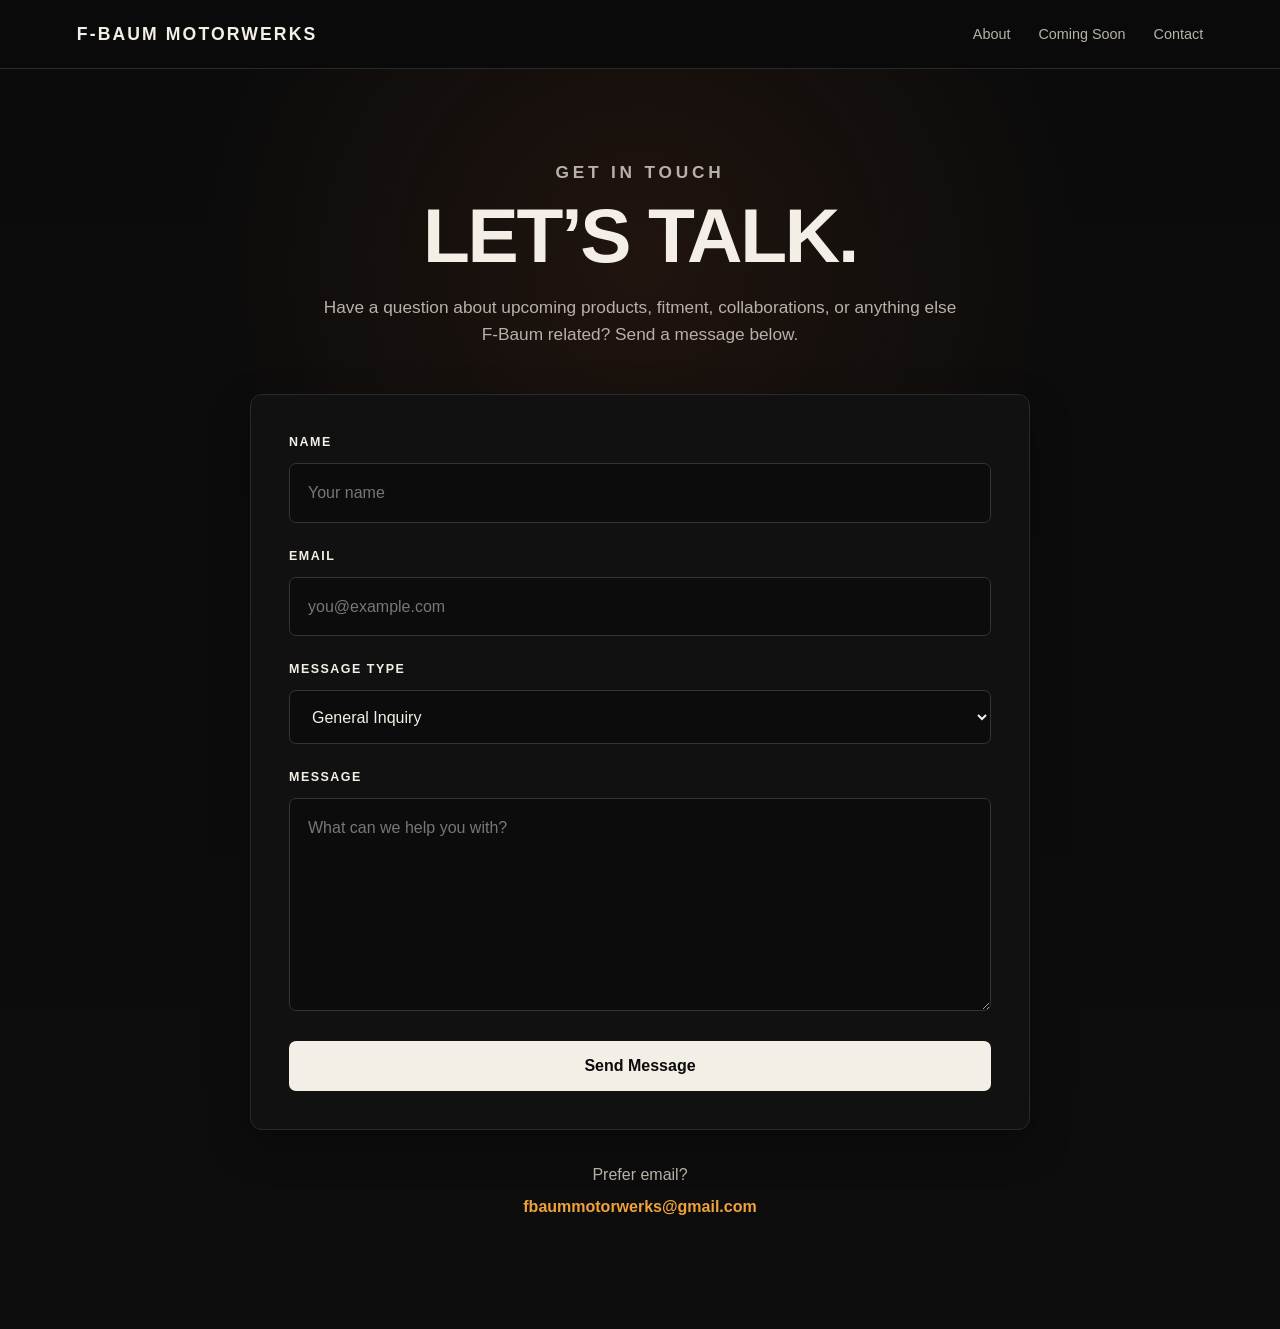
<file: contact.html>
<!DOCTYPE html>
<html lang="en">
<head>
    <meta charset="UTF-8">
    <meta name="viewport" content="width=device-width, initial-scale=1.0">

    <title>Contact | F-Baum Motorwerks</title>

    <link rel="stylesheet" href="styles.css">
</head>

<body>

    <header>
        <div class="brand">
            <a href="index.html">F-BAUM MOTORWERKS</a>
        </div>

        <nav>
            <a href="index.html#about">About</a>
            <a href="index.html#products">Coming Soon</a>
            <a href="contact.html">Contact</a>
        </nav>
    </header>

    <main>

        <section class="contact-page">

            <div class="contact-heading">
                <p class="eyebrow">GET IN TOUCH</p>

                <h1>Let’s talk.</h1>

                <p>
                    Have a question about upcoming products, fitment,
                    collaborations, or anything else F-Baum related?
                    Send a message below.
                </p>
            </div>

            <form
                class="contact-form"
                action="https://formspree.io/f/xzezdzdv"
                method="POST"
            >

                <div class="form-group">
                    <label for="name">Name</label>

                    <input
                        type="text"
                        id="name"
                        name="name"
                        placeholder="Your name"
                        required
                    >
                </div>

                <div class="form-group">
                    <label for="email">Email</label>

                    <input
                        type="email"
                        id="email"
                        name="email"
                        placeholder="you@example.com"
                        required
                    >
                </div>

                <div class="form-group">
                    <label for="subject">Message Type</label>

                    <select
                        id="subject"
                        name="subject"
                    >
                        <option value="General Inquiry">General Inquiry</option>
                        <option value="Product Question">Product Question</option>
                        <option value="Fitment Question">Fitment Question</option>
                        <option value="Collaboration">Collaboration</option>
                        <option value="Wholesale / Business">Wholesale / Business</option>
                        <option value="Other">Other</option>
                    </select>
                </div>

                <div class="form-group">
                    <label for="message">Message</label>

                    <textarea
                        id="message"
                        name="message"
                        rows="7"
                        placeholder="What can we help you with?"
                        required
                    ></textarea>
                </div>

                <button type="submit" class="button primary">
                    Send Message
                </button>

            </form>

            <div class="direct-email">
                <p>Prefer email?</p>

                <a href="mailto:fbaummotorwerks@gmail.com">
                    fbaummotorwerks@gmail.com
                </a>
            </div>

        </section>

    </main>

</body>
</html>
</file>
<file: styles.css>
:root {
    --bg: #0b0b0b;
    --bg-soft: #141414;
    --text: #f4efe6;
    --muted: #b8b1a7;
    --accent-1: #f0a23a;
    --accent-2: #d8642a;
    --accent-3: #a83222;
    --border: #2a2a2a;
}

* {
    box-sizing: border-box;
}

html {
    scroll-behavior: smooth;
}

body {
    margin: 0;
    font-family: Arial, Helvetica, sans-serif;
    background: var(--bg);
    color: var(--text);
    line-height: 1.6;
}

a {
    color: inherit;
    text-decoration: none;
}


/* =========================
   HEADER
========================= */

header {
    position: sticky;
    top: 0;
    z-index: 1000;

    display: flex;
    justify-content: space-between;
    align-items: center;

    padding: 20px 6%;

    background: rgba(11, 11, 11, 0.92);
    border-bottom: 1px solid var(--border);

    backdrop-filter: blur(10px);
    -webkit-backdrop-filter: blur(10px);
}

.brand {
    font-size: 1.1rem;
    font-weight: 800;
    letter-spacing: 0.12em;
}

.brand a {
    color: var(--text);
}

nav {
    display: flex;
    gap: 28px;
}

nav a {
    color: var(--muted);
    font-size: 0.9rem;

    transition: color 0.2s ease;
}

nav a:hover {
    color: var(--text);
}


/* =========================
   HERO
========================= */

.hero {
    min-height: 66vh;

    display: flex;
    align-items: center;

    padding: 65px 8%;

    background:
        radial-gradient(
            circle at 80% 20%,
            rgba(216, 100, 42, 0.12),
            transparent 35%
        ),
        linear-gradient(
            135deg,
            #0b0b0b 0%,
            #101010 55%,
            #18120f 100%
        );
}

.hero-content {
    width: 100%;
    max-width: 1400px;
    margin: 0 auto;

    display: grid;
    grid-template-columns: 0.8fr 1.2fr;
    align-items: center;
    gap: 80px;
}

.hero-logo-wrapper {
    display: flex;
    justify-content: flex-start;
    align-items: center;
}

.hero-logo {
    width: min(400px, 100%);
    height: auto;
    display: block;
}

.hero-copy {
    max-width: 760px;
}

.eyebrow {
    margin: 0 0 12px 0;

    font-size: 0.85rem;
    font-weight: 700;
    letter-spacing: 0.22em;

    color: var(--accent-1);
}

h1 {
    margin: 0;

    font-size: clamp(3rem, 5.5vw, 5.5rem);
    line-height: 0.95;
    letter-spacing: -0.03em;

    text-transform: uppercase;
}

.hero-text {
    max-width: 620px;

    margin-top: 28px;

    font-size: 1.15rem;
    color: var(--muted);
}

.hero-buttons {
    display: flex;
    flex-wrap: wrap;
    gap: 16px;

    margin-top: 36px;
}


/* =========================
   BUTTONS
========================= */

.button {
    display: inline-block;

    padding: 14px 22px;

    border-radius: 6px;

    font-weight: 700;

    transition:
        transform 0.2s ease,
        background 0.2s ease,
        color 0.2s ease,
        border-color 0.2s ease;
}

.button:hover {
    transform: translateY(-2px);
}

.button.primary {
    background: var(--text);
    color: var(--bg);
}

.button.primary:hover {
    background: var(--accent-1);
}

.button.secondary {
    border: 1px solid var(--border);
    color: var(--text);
}

.button.secondary:hover {
    border-color: var(--text);
}


/* =========================
   STANDARD SECTIONS
========================= */

.section {
    padding: 100px 8%;
    border-top: 1px solid var(--border);
}

.section h2 {
    max-width: 900px;

    margin: 0 0 20px 0;

    font-size: clamp(2.2rem, 5vw, 4rem);
    line-height: 1.05;
}

.section p {
    max-width: 760px;

    margin: 0;

    color: var(--muted);
    font-size: 1.05rem;
}


/* =========================
   ABOUT
========================= */

#about {
    background: var(--bg);
}


/* =========================
   PRODUCTS
========================= */

.products-section {
    background: #0d0d0d;
}

.product-grid {
    display: grid;
    grid-template-columns: repeat(3, 1fr);
    gap: 24px;

    margin-top: 45px;
}

.product-card {
    min-height: 260px;

    display: flex;
    flex-direction: column;

    padding: 32px;

    background:
        linear-gradient(
            145deg,
            #151515,
            #0f0f0f
        );

    border: 1px solid var(--border);
    border-radius: 10px;

    transition:
        transform 0.25s ease,
        border-color 0.25s ease,
        background 0.25s ease;
}

.product-card:hover {
    transform: translateY(-6px);
    border-color: var(--accent-2);

    background:
        linear-gradient(
            145deg,
            #181818,
            #111111
        );
}

.product-card h3 {
    margin: 0 0 16px 0;

    font-size: 1.6rem;
    line-height: 1.15;
}

.product-card p {
    margin: 0;

    color: var(--muted);
}


/* =========================
   FOOTER
========================= */

footer {
    padding: 50px 8%;

    border-top: 1px solid var(--border);

    background: var(--bg-soft);
    color: var(--muted);
}

.footer-content {
    display: flex;
    justify-content: space-between;
    align-items: flex-end;

    gap: 40px;
    flex-wrap: wrap;
}

.footer-brand {
    color: var(--text);
    font-weight: 800;
    letter-spacing: 0.1em;
}

footer p {
    margin: 6px 0;
}
.social-links {
    display: flex;
    gap: 20px;
    margin-top: 18px;
}

.social-links a {
    color: var(--muted);
    font-weight: 700;
    transition: color 0.2s ease;
}

.social-links a:hover {
    color: var(--accent-1);
}

/* =========================
   CONTACT PAGE
========================= */

.contact-page {
    min-height: calc(100vh - 80px);

    display: flex;
    flex-direction: column;
    align-items: center;

    padding: 90px 6% 110px;

    background:
        radial-gradient(
            circle at 50% 15%,
            rgba(216, 100, 42, 0.10),
            transparent 35%
        ),
        linear-gradient(
            180deg,
            #0b0b0b 0%,
            #0d0d0d 100%
        );
}

.contact-heading {
    width: 100%;
    max-width: 780px;

    margin-bottom: 45px;

    text-align: center;
}

.contact-heading .eyebrow {
    margin-bottom: 12px;
}

.contact-heading h1 {
    margin: 0 0 22px 0;

    font-size: clamp(3.2rem, 6vw, 5.5rem);
    line-height: 0.95;
}

.contact-heading p {
    max-width: 650px;

    margin: 0 auto;

    color: var(--muted);
    font-size: 1.08rem;
}

.contact-form {
    width: 100%;
    max-width: 780px;

    display: grid;
    gap: 24px;

    padding: 38px;

    background: #111;
    border: 1px solid var(--border);
    border-radius: 12px;

    box-shadow: 0 15px 40px rgba(0, 0, 0, 0.25);
}

.form-group {
    display: flex;
    flex-direction: column;
    gap: 10px;
}

.form-group label {
    font-size: 0.78rem;
    font-weight: 700;
    letter-spacing: 0.12em;

    text-transform: uppercase;
    color: var(--text);
}

.form-group input,
.form-group select,
.form-group textarea {
    width: 100%;

    padding: 16px 18px;

    background: #0c0c0c;
    color: var(--text);

    border: 1px solid #333;
    border-radius: 7px;

    font: inherit;
    font-size: 1rem;

    outline: none;

    transition:
        border-color 0.2s ease,
        background 0.2s ease,
        box-shadow 0.2s ease;
}

.form-group input,
.form-group select {
    min-height: 54px;
}

.form-group textarea {
    min-height: 180px;
    resize: vertical;
}

.form-group input:focus,
.form-group select:focus,
.form-group textarea:focus {
    border-color: var(--accent-1);
    background: #101010;

    box-shadow:
        0 0 0 2px rgba(240, 162, 58, 0.08);
}

.form-group input::placeholder,
.form-group textarea::placeholder {
    color: #777;
}

.form-group select {
    cursor: pointer;
}

.contact-form button {
    width: 100%;

    margin-top: 6px;
    padding: 16px 24px;

    border: none;
    border-radius: 7px;

    cursor: pointer;

    font-size: 1rem;
    font-weight: 800;
}

.direct-email {
    margin-top: 32px;

    text-align: center;
    color: var(--muted);
}

.direct-email p {
    margin: 0 0 6px 0;
}

.direct-email a {
    color: var(--accent-1);
    font-weight: 700;

    transition: color 0.2s ease;
}

.direct-email a:hover {
    color: var(--text);
}


/* =========================
   TABLET
========================= */

@media (max-width: 950px) {

    .hero-content {
        grid-template-columns: 1fr 0.65fr;
        gap: 45px;
    }

    .hero-logo {
        width: min(290px, 100%);
    }

    h1 {
        font-size: clamp(3rem, 7vw, 4.8rem);
    }
}


/* =========================
   PRODUCT TABLET / MOBILE
========================= */

@media (max-width: 900px) {

    .product-grid {
        grid-template-columns: 1fr;
    }

    .product-card {
        min-height: 220px;
    }
}


/* =========================
   MOBILE
========================= */

@media (max-width: 700px) {

    header {
        flex-direction: column;
        align-items: flex-start;

        gap: 14px;

        padding: 18px 6%;
    }

    nav {
        gap: 18px;
        flex-wrap: wrap;
    }

    .hero {
        min-height: auto;

        padding: 55px 6% 70px;
    }

    .hero-content {
        grid-template-columns: 1fr;
        gap: 40px;
    }

    .hero-logo-wrapper {
        order: -1;
        justify-content: flex-start;
    }

    .hero-logo {
        width: 180px;
    }

    h1 {
        font-size: clamp(2.8rem, 13vw, 4rem);
    }

    .hero-text {
        font-size: 1rem;
    }

    .hero-buttons {
        margin-top: 28px;
    }

    .section {
        padding: 75px 6%;
    }

    footer {
        padding: 40px 6%;
    }

    .contact-page {
        padding: 65px 6% 80px;
    }

    .contact-heading h1 {
        font-size: 3rem;
    }

    .contact-heading {
        margin-bottom: 32px;
    }

    .contact-form {
        padding: 24px;
    }
}
</file>
